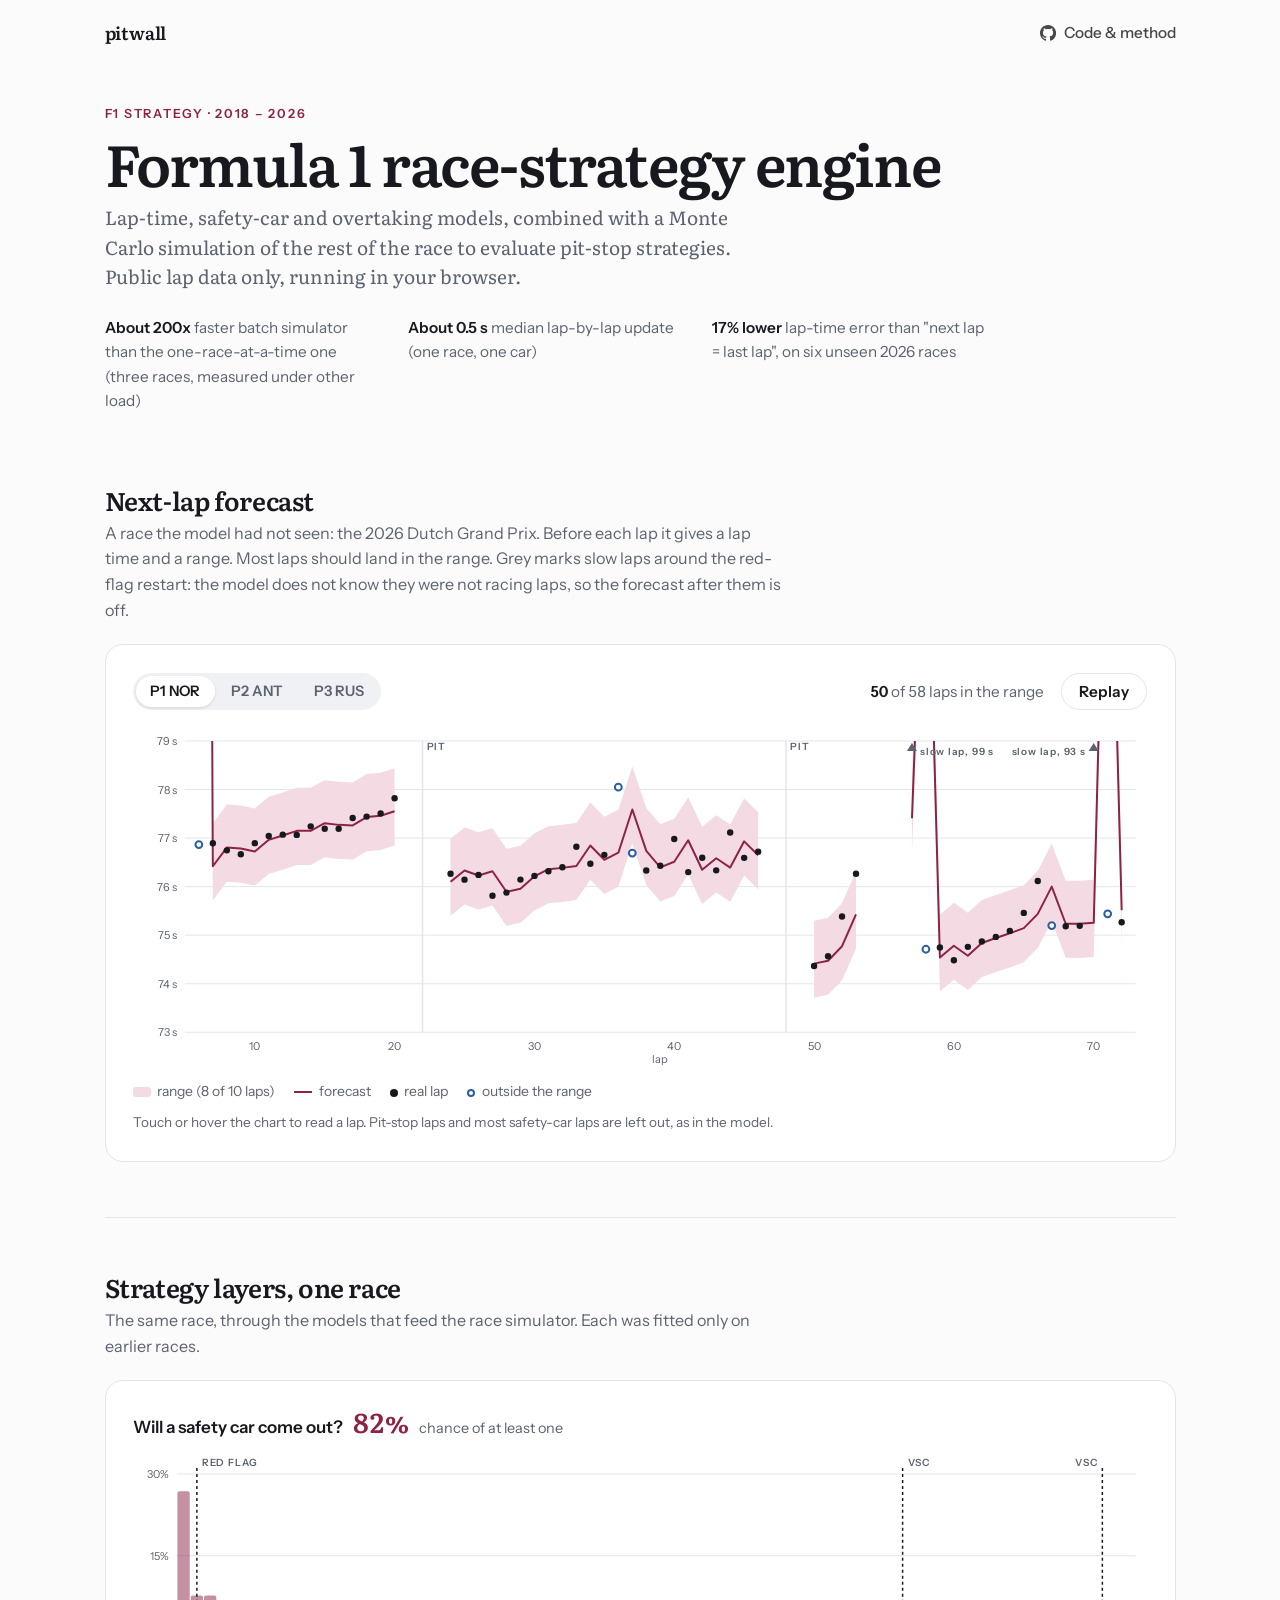
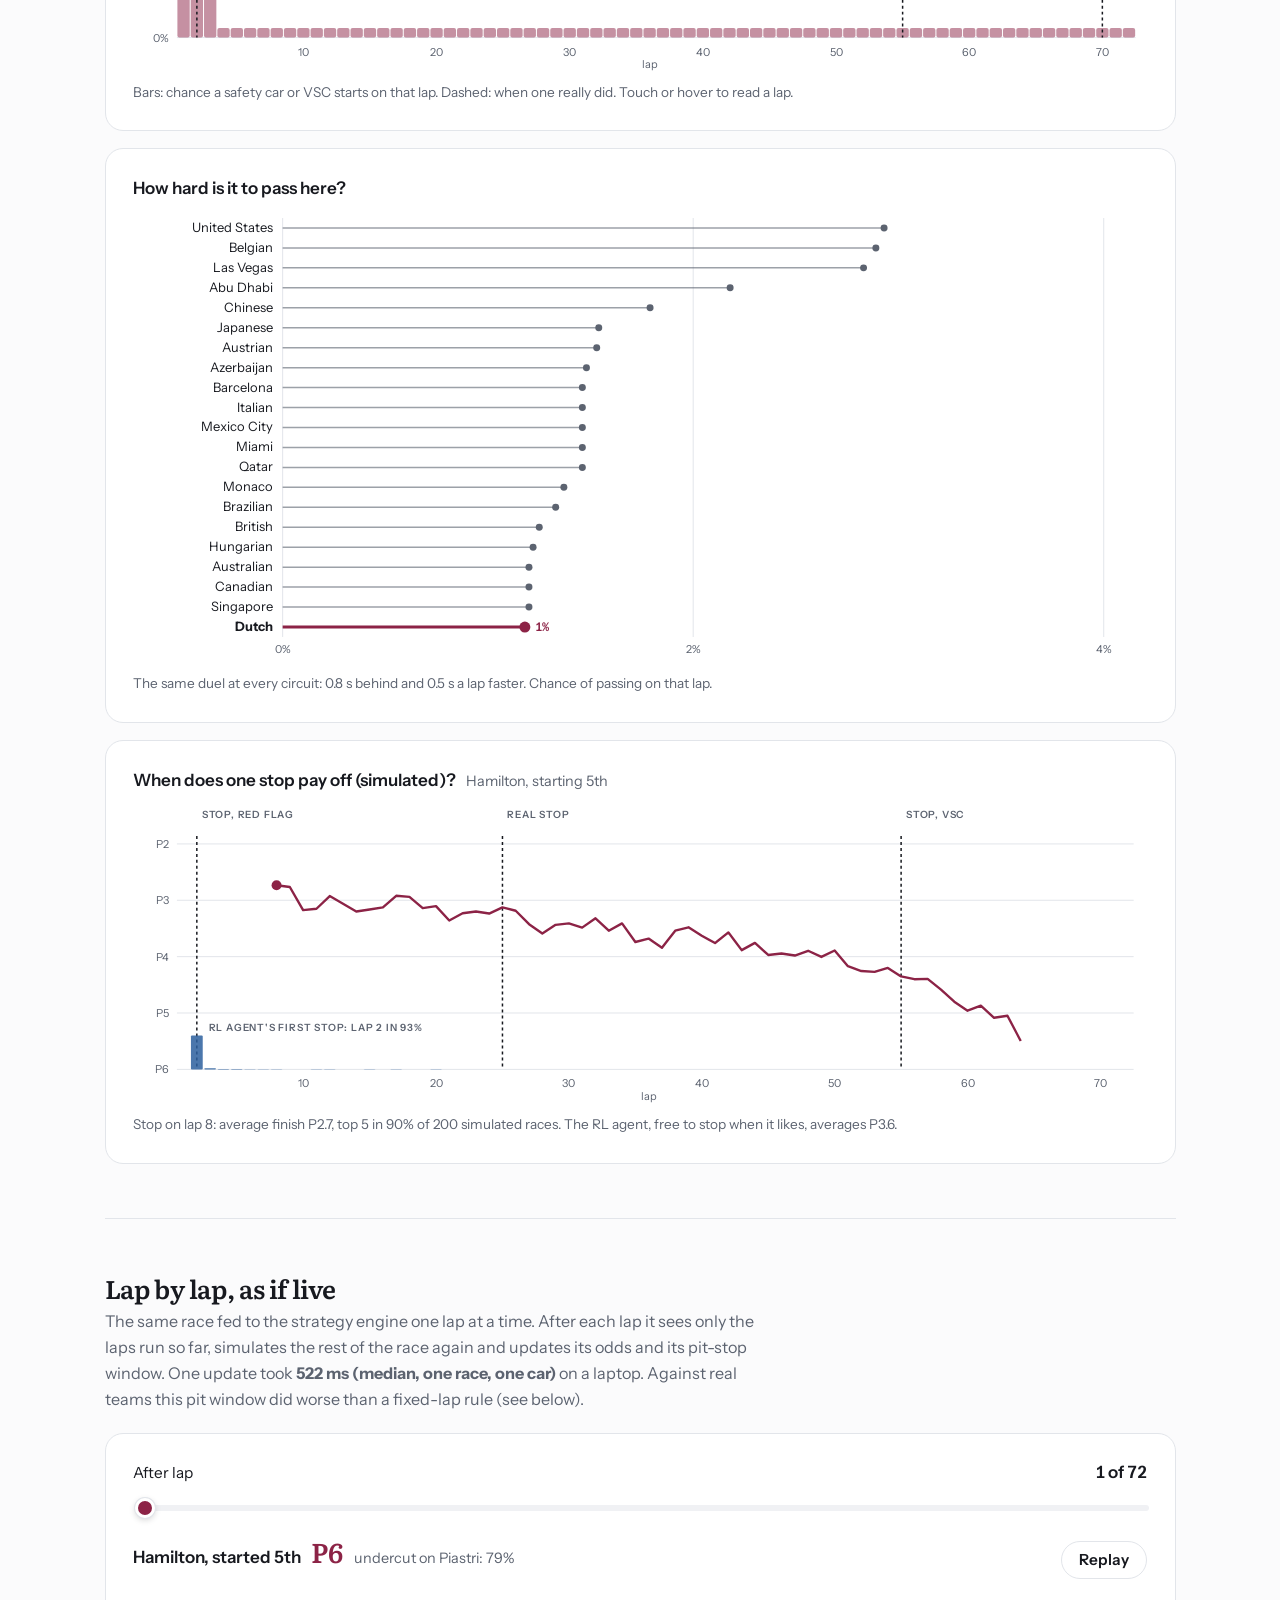
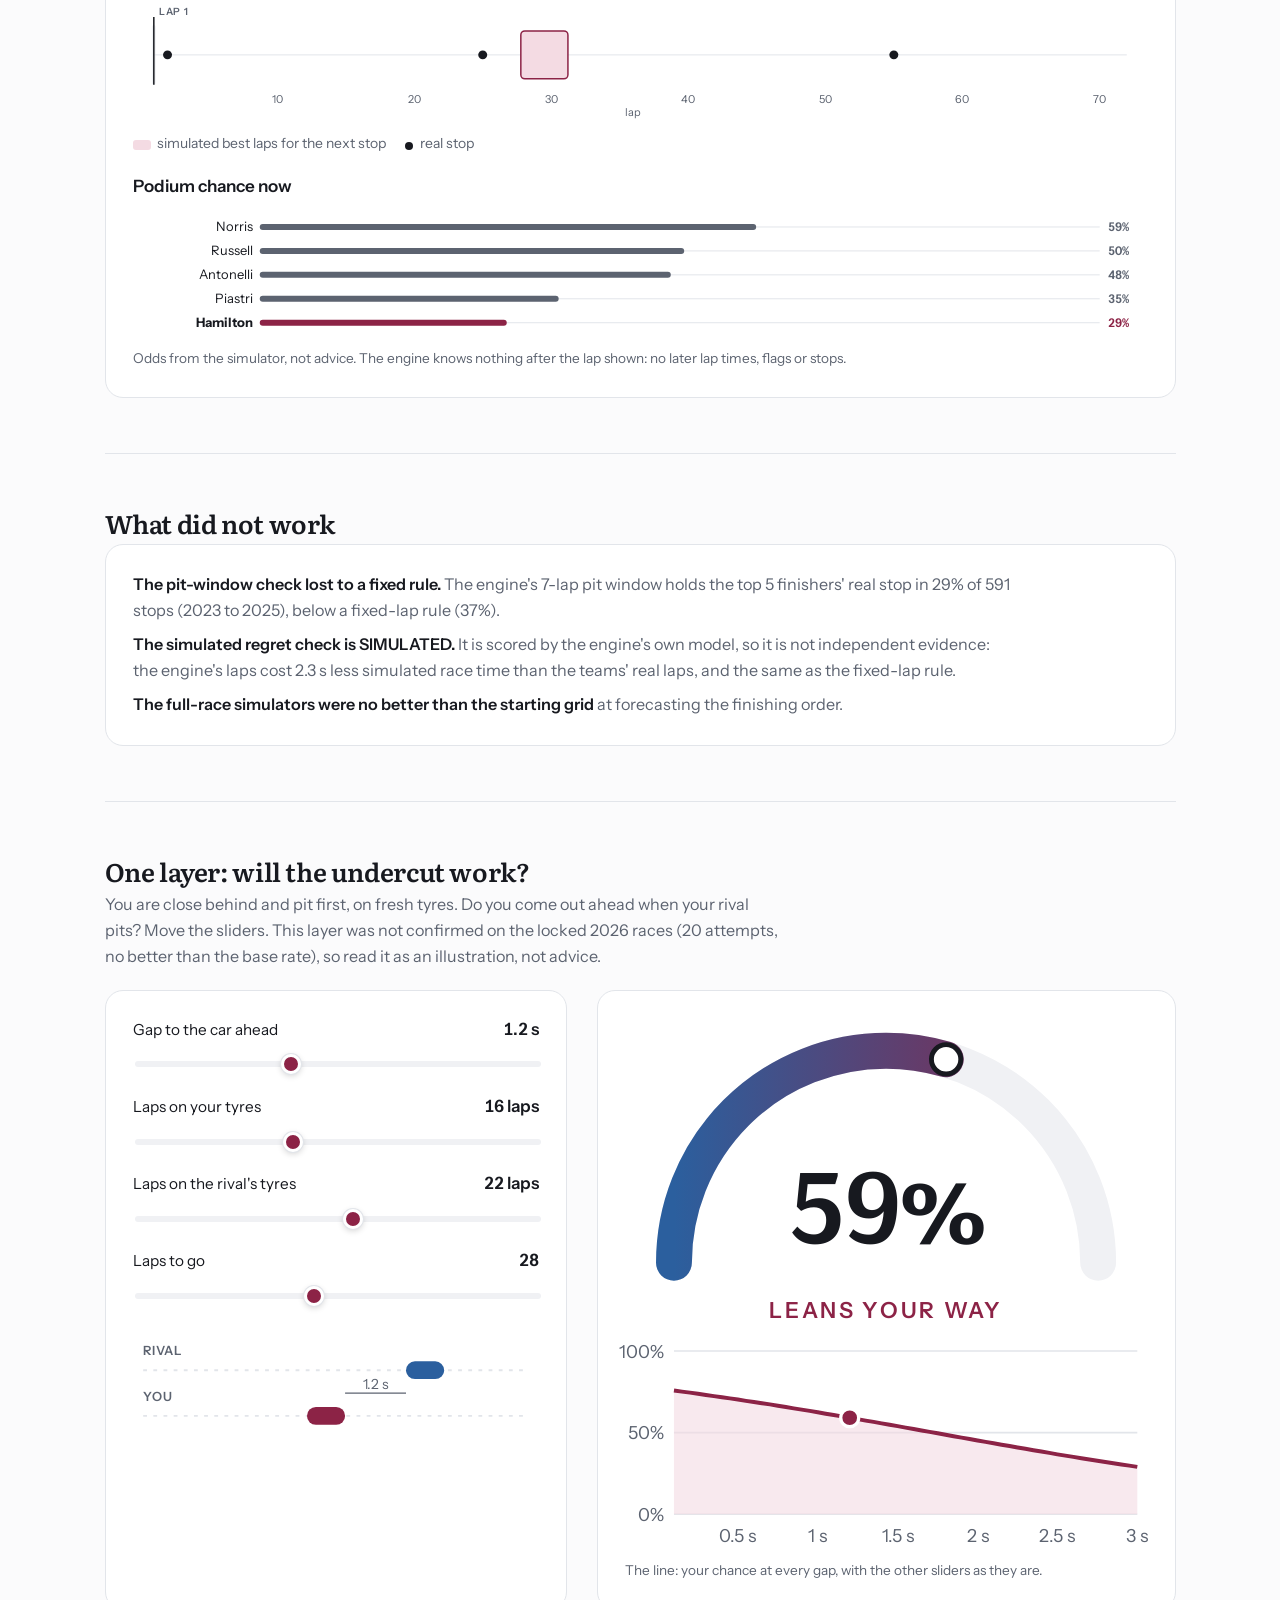
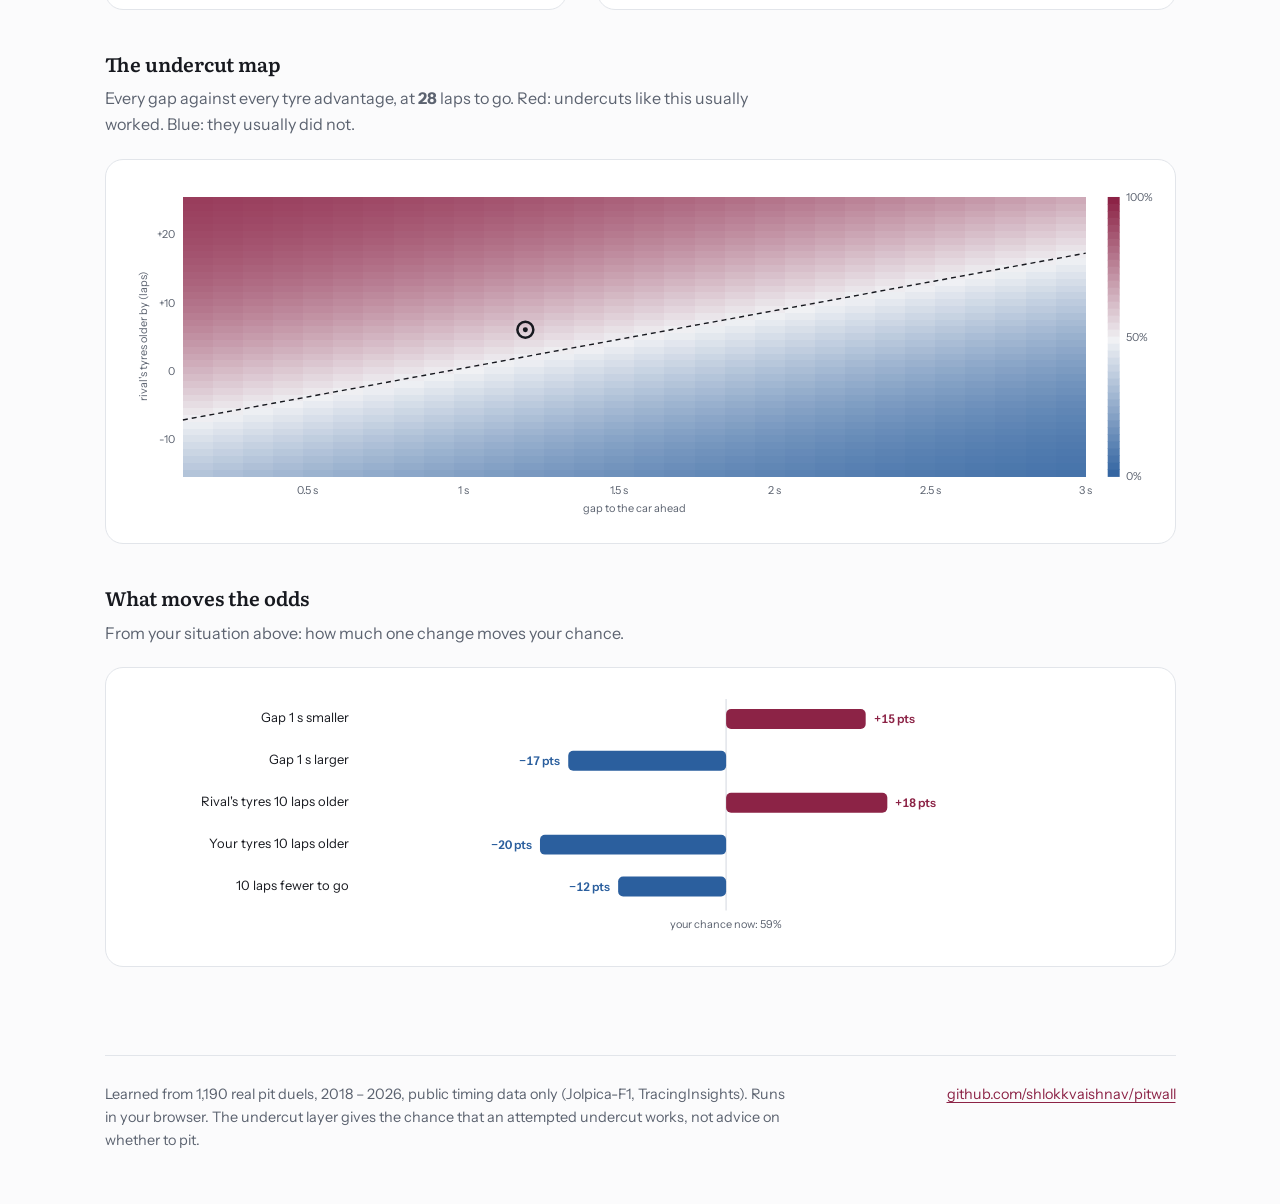
<file: site/index.html>
<!doctype html>
<html lang="en">
<head>
<meta charset="utf-8">
<meta name="viewport" content="width=device-width, initial-scale=1">
<title>pitwall — Formula 1 race-strategy engine</title>
<meta name="description" content="A Formula 1 race-strategy engine: lap-time, safety-car and overtaking models and a Monte Carlo simulation that evaluates pit-stop strategies. Runs in your browser.">
<link rel="icon" href="data:image/svg+xml,%3Csvg xmlns='http://www.w3.org/2000/svg' viewBox='0 0 32 32'%3E%3Crect width='32' height='32' rx='7' fill='%238c2346'/%3E%3Cpath d='M7 22h18M9 22l3-9h8l3 9' stroke='white' stroke-width='2.4' fill='none' stroke-linecap='round'/%3E%3C/svg%3E">
<link rel="stylesheet" href="assets/style.css">
<style>
  .gauge-num { font: 600 3.6rem/1 var(--serif); letter-spacing: -.03em; fill: var(--ink); font-variant-numeric: tabular-nums; }
  .gauge-word { font: 600 .8rem/1 var(--sans); letter-spacing: .12em; text-transform: uppercase; }
  .lane { stroke: var(--rule); stroke-width: 1.5; stroke-dasharray: 3 5; }
  .car { transition: transform .45s cubic-bezier(.2,.8,.2,1); }
  .lbl { font: 600 10px/1 var(--sans); letter-spacing: .08em; fill: var(--muted); }
  .bar-lbl { font-size: 13px; fill: var(--ink); }
  .bar-val { font: 600 12px/1 var(--sans); font-variant-numeric: tabular-nums; }
  #map rect.cell { shape-rendering: crispEdges; }
  .tip { font-size: .8rem; color: var(--muted); margin-top: .6rem; }
  .lap-head { display: flex; flex-wrap: wrap; justify-content: space-between; align-items: center; gap: .8rem 1rem; margin-bottom: 1rem; }
  .legend { display: flex; flex-wrap: wrap; gap: .4rem 1.1rem; font-size: .82rem; color: var(--muted); margin-top: .8rem; }
  .legend i { display: inline-block; vertical-align: -.1em; margin-right: .4rem; }
  .sw-band { width: 18px; height: 10px; border-radius: 3px; background: var(--accent-soft); }
  .sw-line { width: 18px; height: 0; border-top: 2.4px solid var(--accent); vertical-align: .2em !important; }
  .sw-dot { width: 8px; height: 8px; border-radius: 50%; background: var(--ink); }
  .sw-miss { width: 8px; height: 8px; border-radius: 50%; background: var(--card); border: 2px solid var(--cool); box-sizing: border-box; }
  .hits { font: 600 .9rem/1 var(--sans); font-variant-numeric: tabular-nums; }
  .hits span { color: var(--muted); font-weight: 400; }
  #laps .guide { stroke: var(--muted); stroke-width: 1; stroke-dasharray: 2 3; }
  #strategy .panel + .panel { margin-top: 1rem; }
  .ph { font: 600 1rem/1.3 var(--sans); margin: 0 0 .8rem; display: flex; flex-wrap: wrap; align-items: baseline; gap: .2rem .6rem; }
  .ph-num { font: 600 1.6rem/1 var(--serif); color: var(--accent); font-variant-numeric: tabular-nums; }
  .ph-sub { font-weight: 400; font-size: .85rem; color: var(--muted); }
  .facts { list-style: none; margin: 1.4rem 0 0; padding: 0; display: grid; gap: .5rem 1.6rem; grid-template-columns: repeat(auto-fit, minmax(14rem, 1fr)); font-size: .9rem; color: var(--muted); max-width: 52rem; }
  .facts b { color: var(--ink); font-weight: 600; }
  .facts.plain { margin: 0; grid-template-columns: 1fr; font-size: .95rem; }
  .h3 { font: 600 1.15rem/1.3 var(--serif); margin: 2.4rem 0 .6rem; }
</style>
</head>
<body>
<div class="wrap">
  <nav class="top">
    <span class="brand">pitwall</span>
    <a href="https://github.com/shlokkvaishnav/pitwall"><svg class="icon" viewBox="0 0 16 16"><use href="assets/icons/github.svg#gh"/></svg>Code &amp; method</a>
  </nav>

  <header class="hero">
    <div class="kicker">F1 strategy · 2018 – 2026</div>
    <h1>Formula 1 race-strategy engine</h1>
    <p class="sub">Lap-time, safety-car and overtaking models, combined with a Monte Carlo simulation of the rest of the race to evaluate pit-stop strategies. Public lap data only, running in your browser.</p>
    <ul class="facts">
      <li><b>About 200x</b> faster batch simulator than the one-race-at-a-time one (three races, measured under other load)</li>
      <li><b>About 0.5 s</b> median lap-by-lap update (one race, one car)</li>
      <li><b>17% lower</b> lap-time error than "next lap = last lap", on six unseen 2026 races</li>
    </ul>
  </header>

  <section id="forecast">
    <h2>Next-lap forecast</h2>
    <p class="cap">A race the model had not seen: the <span id="lapRace">2026 Dutch Grand Prix</span>. Before each lap it gives a lap time and a range. Most laps should land in the range. Grey marks slow laps around the red-flag restart: the model does not know they were not racing laps, so the forecast after them is off.</p>
    <div class="panel">
      <div class="lap-head">
        <div class="seg" id="lapDrivers" role="group" aria-label="Driver"></div>
        <div style="display:flex; align-items:center; gap:1rem">
          <div class="hits" id="lapHits" aria-live="polite"></div>
          <button class="btn" id="lapPlay" type="button">Replay</button>
        </div>
      </div>
      <svg id="laps" role="img" aria-label="Real lap times against the forecast and its range"></svg>
      <div class="legend">
        <span><i class="sw-band"></i>range (8 of 10 laps)</span>
        <span><i class="sw-line"></i>forecast</span>
        <span><i class="sw-dot"></i>real lap</span>
        <span><i class="sw-miss"></i>outside the range</span>
      </div>
      <div class="tip" id="lapTip">Touch or hover the chart to read a lap. Pit-stop laps and most safety-car laps are left out, as in the model.</div>
    </div>
  </section>

  <section id="strategy">
    <h2>Strategy layers, one race</h2>
    <p class="cap">The same race, through the models that feed the race simulator. Each was fitted only on earlier races.</p>
    <div class="panel">
      <h3 class="ph">Will a safety car come out? <span class="ph-num" id="anyNeutral">–</span> <span class="ph-sub">chance of at least one</span></h3>
      <svg id="hazard" role="img" aria-label="Chance a safety car or VSC starts on each lap, with the laps where one really did"></svg>
      <div class="tip" id="hzTip">Bars: chance a safety car or VSC starts on that lap. Dashed: when one really did. Touch or hover to read a lap.</div>
    </div>
    <div class="panel">
      <h3 class="ph">How hard is it to pass here?</h3>
      <svg id="passing" role="img" aria-label="Chance of a pass on one lap at each circuit, for the same duel"></svg>
      <div class="tip">The same duel at every circuit: 0.8 s behind and 0.5 s a lap faster. Chance of passing on that lap.</div>
    </div>
    <div class="panel">
      <h3 class="ph">When does one stop pay off (simulated)? <span class="ph-sub"><span id="egoName">–</span>, starting 5th</span></h3>
      <svg id="window" role="img" aria-label="Average simulated finish for each lap of a single pit stop"></svg>
      <div class="tip" id="winTip"></div>
    </div>
  </section>

  <section id="live">
    <h2>Lap by lap, as if live</h2>
    <p class="cap">The same race fed to the strategy engine one lap at a time. After each lap it sees only the laps run so far, simulates the rest of the race again and updates its odds and its pit-stop window. One update took <b id="liveMs">–</b> on a laptop. Against real teams this pit window did worse than a fixed-lap rule (see below).</p>
    <div class="panel">
      <div class="ctl"><div class="ctl-head"><label for="liveLap">After lap</label><output id="liveLapV"></output></div>
        <input id="liveLap" type="range" min="1" max="2" step="1" value="1"></div>
      <div class="lap-head">
        <h3 class="ph"><span id="liveCar">–</span> <span class="ph-num" id="livePos">–</span> <span class="ph-sub" id="liveUc"></span></h3>
        <button class="btn" id="livePlay" type="button">Replay</button>
      </div>
      <svg id="liveWin" role="img" aria-label="The simulated best laps for the next stop after each lap, with the real stops"></svg>
      <div class="legend">
        <span><i class="sw-band"></i>simulated best laps for the next stop</span>
        <span><i class="sw-dot"></i>real stop</span>
      </div>
      <h3 class="ph" style="margin-top:1.2rem">Podium chance now</h3>
      <svg id="livePod" role="img" aria-label="Chance of a podium for the five cars the engine expects in front"></svg>
      <div class="tip">Odds from the simulator, not advice. The engine knows nothing after the lap shown: no later lap times, flags or stops.</div>
    </div>
  </section>

  <section id="results">
    <h2>What did not work</h2>
    <div class="panel">
      <ul class="facts plain">
        <li><b>The pit-window check lost to a fixed rule.</b> The engine's 7-lap pit window holds the top 5 finishers' real stop in 29% of 591 stops (2023 to 2025), below a fixed-lap rule (37%).</li>
        <li><b>The simulated regret check is SIMULATED.</b> It is scored by the engine's own model, so it is not independent evidence: the engine's laps cost 2.3 s less simulated race time than the teams' real laps, and the same as the fixed-lap rule.</li>
        <li><b>The full-race simulators were no better than the starting grid</b> at forecasting the finishing order.</li>
      </ul>
    </div>
  </section>

  <section id="undercut">
    <h2>One layer: will the undercut work?</h2>
    <p class="cap">You are close behind and pit first, on fresh tyres. Do you come out ahead when your rival pits? Move the sliders. This layer was not confirmed on the locked 2026 races (20 attempts, no better than the base rate), so read it as an illustration, not advice.</p>
    <div class="grid g2">
      <div class="panel">
        <div class="ctl"><div class="ctl-head"><label for="gap">Gap to the car ahead</label><output id="gapV"></output></div>
          <input id="gap" type="range" min="0.1" max="3" step="0.1" value="1.2"></div>
        <div class="ctl"><div class="ctl-head"><label for="ageA">Laps on your tyres</label><output id="ageAV"></output></div>
          <input id="ageA" type="range" min="1" max="40" step="1" value="16"></div>
        <div class="ctl"><div class="ctl-head"><label for="ageB">Laps on the rival's tyres</label><output id="ageBV"></output></div>
          <input id="ageB" type="range" min="1" max="40" step="1" value="22"></div>
        <div class="ctl"><div class="ctl-head"><label for="left">Laps to go</label><output id="leftV"></output></div>
          <input id="left" type="range" min="3" max="60" step="1" value="28"></div>
        <svg id="strip" viewBox="0 0 320 92" role="img" aria-label="You and the rival on track before your stop">
          <line class="lane" x1="8" x2="312" y1="34" y2="34"/><line class="lane" x1="8" x2="312" y1="70" y2="70"/>
          <text class="lbl" x="8" y="22">RIVAL</text><text class="lbl" x="8" y="58">YOU</text>
          <g id="carB" class="car"><rect x="-15" y="27" width="30" height="14" rx="7" fill="var(--cool)"/></g>
          <g id="carA" class="car"><rect x="-15" y="63" width="30" height="14" rx="7" fill="var(--accent)"/></g>
          <line id="gapLine" y1="52" y2="52" stroke="var(--muted)" stroke-width="1"/>
          <text id="gapTxt" class="tick" y="49" text-anchor="middle"></text>
        </svg>
      </div>
      <div class="panel">
        <svg id="gauge" viewBox="0 0 320 196" role="img" aria-label="Probability that the undercut works">
          <defs><linearGradient id="arc" x1="0" x2="1"><stop offset="0" stop-color="var(--cool)"/><stop offset="1" stop-color="var(--accent)"/></linearGradient></defs>
          <path d="M30 150 A130 130 0 0 1 290 150" fill="none" stroke="var(--chip)" stroke-width="22" stroke-linecap="round"/>
          <path id="arcFill" d="M30 150 A130 130 0 0 1 290 150" fill="none" stroke="url(#arc)" stroke-width="22" stroke-linecap="round" pathLength="100" stroke-dasharray="0 100" style="transition: stroke-dasharray .45s cubic-bezier(.2,.8,.2,1)"/>
          <circle id="knob" r="9" fill="var(--card)" stroke="var(--ink)" stroke-width="3" style="transition: cx .45s cubic-bezier(.2,.8,.2,1), cy .45s cubic-bezier(.2,.8,.2,1)"/>
          <text id="pct" class="gauge-num" x="160" y="138" text-anchor="middle">–</text>
          <text id="word" class="gauge-word" x="160" y="184" text-anchor="middle"></text>
        </svg>
        <svg id="curve" viewBox="0 0 320 130" role="img" aria-label="Chance against the gap"></svg>
        <div class="tip">The line: your chance at every gap, with the other sliders as they are.</div>
      </div>
    </div>
    <h3 class="h3">The undercut map</h3>
    <p class="cap">Every gap against every tyre advantage, at <b id="mapLaps"></b> laps to go. Red: undercuts like this usually worked. Blue: they usually did not.</p>
    <div class="panel"><svg id="map" role="img" aria-label="Map of undercut chance by gap and tyre advantage"></svg></div>
    <h3 class="h3">What moves the odds</h3>
    <p class="cap">From your situation above: how much one change moves your chance.</p>
    <div class="panel"><svg id="bars" role="img" aria-label="Effect of single changes on the chance"></svg></div>
  </section>

  <footer>
    <p>Learned from <span id="nEvents">1,190</span> real pit duels, 2018 – 2026, public timing data only (Jolpica-F1, TracingInsights). Runs in your browser. The undercut layer gives the chance that an attempted undercut works, not advice on whether to pit.</p>
    <p><a href="https://github.com/shlokkvaishnav/pitwall">github.com/shlokkvaishnav/pitwall</a></p>
  </footer>
</div>
<script type="module" src="app.js"></script>
<script type="module" src="strategy.js"></script>
<script type="module" src="replay.js"></script>
</body>
</html>
</file>
<file: site/assets/style.css>
/* Design tokens and fonts from shlokkvaishnav.github.io. Fonts: SIL OFL 1.1, icons: MIT (assets/licenses/). */
@font-face { font-family: "Literata"; src: url("fonts/literata.woff2") format("woff2"); font-weight: 200 900; font-display: swap; }
@font-face { font-family: "Instrument Sans"; src: url("fonts/instrument-sans.woff2") format("woff2"); font-weight: 400 700; font-display: swap; }

:root {
  --paper: #fbfbfc; --ink: #17191f; --muted: #5c6370; --rule: #e2e5ea; --chip: #f0f1f4; --card: #ffffff;
  --accent: #8c2346; --accent-soft: #f4dbe3; --cool: #2b5f9e; --cool-soft: #dce7f5; --ok: #1d7a4b;
  --serif: "Literata", Georgia, "Times New Roman", serif;
  --sans: "Instrument Sans", system-ui, -apple-system, "Segoe UI", sans-serif;
  --mono: ui-monospace, SFMono-Regular, Menlo, Consolas, monospace;
  color-scheme: light dark;
}
@media (prefers-color-scheme: dark) {
  :root {
    --paper: #14151a; --ink: #e9e8ec; --muted: #9a9ba6; --rule: #2a2c34; --chip: #1d1f26; --card: #191b21;
    --accent: #f19ab6; --accent-soft: #4a2533; --cool: #8db5ea; --cool-soft: #22324a; --ok: #5fcf93;
  }
  body { -webkit-font-smoothing: antialiased; -moz-osx-font-smoothing: grayscale; }
}

* { box-sizing: border-box; }
html { font-size: 17px; -webkit-text-size-adjust: 100%; }
body { margin: 0; background: var(--paper); color: var(--ink); font: 1rem/1.6 var(--sans); }
a { color: var(--accent); text-decoration-thickness: 1px; text-underline-offset: .2em; }
:focus-visible { outline: 2px solid var(--accent); outline-offset: 3px; border-radius: 3px; }
.icon { display: inline-block; width: 1.05em; height: 1.05em; vertical-align: -.15em; fill: currentColor; }

.wrap { max-width: 68rem; margin: 0 auto; padding: 0 clamp(1rem, 4vw, 2.5rem); }
.top { display: flex; justify-content: space-between; align-items: center; gap: 1rem; padding: 1.4rem 0; font: 500 .9rem/1 var(--sans); }
.top a { color: var(--ink); text-decoration: none; display: inline-flex; align-items: center; gap: .45rem; opacity: .8; }
.top a:hover { color: var(--accent); opacity: 1; }
.brand { font: 600 1.05rem/1 var(--serif); letter-spacing: -.01em; }

.hero { padding: 2.5rem 0 1rem; }
.kicker { font: 600 .74rem/1 var(--sans); letter-spacing: .14em; text-transform: uppercase; color: var(--accent); }
h1 { margin: .7rem 0 .6rem; font: 600 clamp(2.1rem, 6vw, 3.4rem)/1.05 var(--serif); letter-spacing: -.025em; text-wrap: balance; }
.sub { margin: 0; max-width: 38rem; font: 400 1.12rem/1.55 var(--serif); color: var(--muted); text-wrap: pretty; }
h2 { margin: 0 0 .3rem; font: 600 1.5rem/1.2 var(--serif); letter-spacing: -.015em; }
.cap { margin: 0 0 1.2rem; color: var(--muted); font-size: .95rem; max-width: 40rem; }
section { padding: 3.2rem 0; border-top: 1px solid var(--rule); }
.hero + section { border-top: 0; }

.panel { background: var(--card); border: 1px solid var(--rule); border-radius: 18px; padding: clamp(1rem, 2.5vw, 1.6rem); }
.grid { display: grid; gap: clamp(1rem, 2.5vw, 1.75rem); }
.g2 { grid-template-columns: minmax(0, 1fr) minmax(0, 1.25fr); }
@media (max-width: 52rem) { .g2 { grid-template-columns: 1fr; } }

.ctl { margin: 0 0 1.15rem; }
.ctl:last-child { margin-bottom: 0; }
.ctl-head { display: flex; justify-content: space-between; align-items: baseline; font-size: .9rem; margin-bottom: .35rem; }
.ctl-head output { font: 600 1rem/1 var(--sans); font-variant-numeric: tabular-nums; }
input[type=range] { -webkit-appearance: none; appearance: none; width: 100%; height: 6px; border-radius: 99px; background: var(--chip); outline-offset: 6px; }
input[type=range]::-webkit-slider-thumb { -webkit-appearance: none; width: 20px; height: 20px; border-radius: 50%; background: var(--accent); border: 3px solid var(--card); box-shadow: 0 0 0 1px var(--rule), 0 2px 6px rgba(0,0,0,.18); cursor: grab; }
input[type=range]::-moz-range-thumb { width: 16px; height: 16px; border-radius: 50%; background: var(--accent); border: 3px solid var(--card); box-shadow: 0 0 0 1px var(--rule); cursor: grab; }

.btn { font: 600 .9rem/1 var(--sans); padding: .6rem 1rem; border-radius: 99px; border: 1px solid var(--rule); background: var(--card); color: var(--ink); cursor: pointer; display: inline-flex; align-items: center; gap: .45rem; }
.btn:hover { border-color: var(--accent); color: var(--accent); }
.btn.primary { background: var(--accent); color: var(--paper); border-color: var(--accent); }
.btn.primary:hover { filter: brightness(1.08); color: var(--paper); }
.seg { display: inline-flex; background: var(--chip); border-radius: 99px; padding: 3px; gap: 2px; }
.seg button { font: 600 .85rem/1 var(--sans); border: 0; background: transparent; color: var(--muted); padding: .5rem .85rem; border-radius: 99px; cursor: pointer; }
.seg button[aria-pressed=true] { background: var(--card); color: var(--ink); box-shadow: 0 1px 3px rgba(0,0,0,.12); }

svg { display: block; width: 100%; height: auto; overflow: visible; }
svg text { font-family: var(--sans); }
.tick { fill: var(--muted); font-size: 11px; }
.axis { stroke: var(--rule); }

footer { margin-top: 2rem; padding: 1.6rem 0 3rem; border-top: 1px solid var(--rule); color: var(--muted); font-size: .85rem; display: flex; flex-wrap: wrap; justify-content: space-between; gap: .6rem 2rem; }
footer p { margin: 0; max-width: 40rem; }
@media (prefers-reduced-motion: reduce) { * { transition: none !important; animation: none !important; } }
</file>
